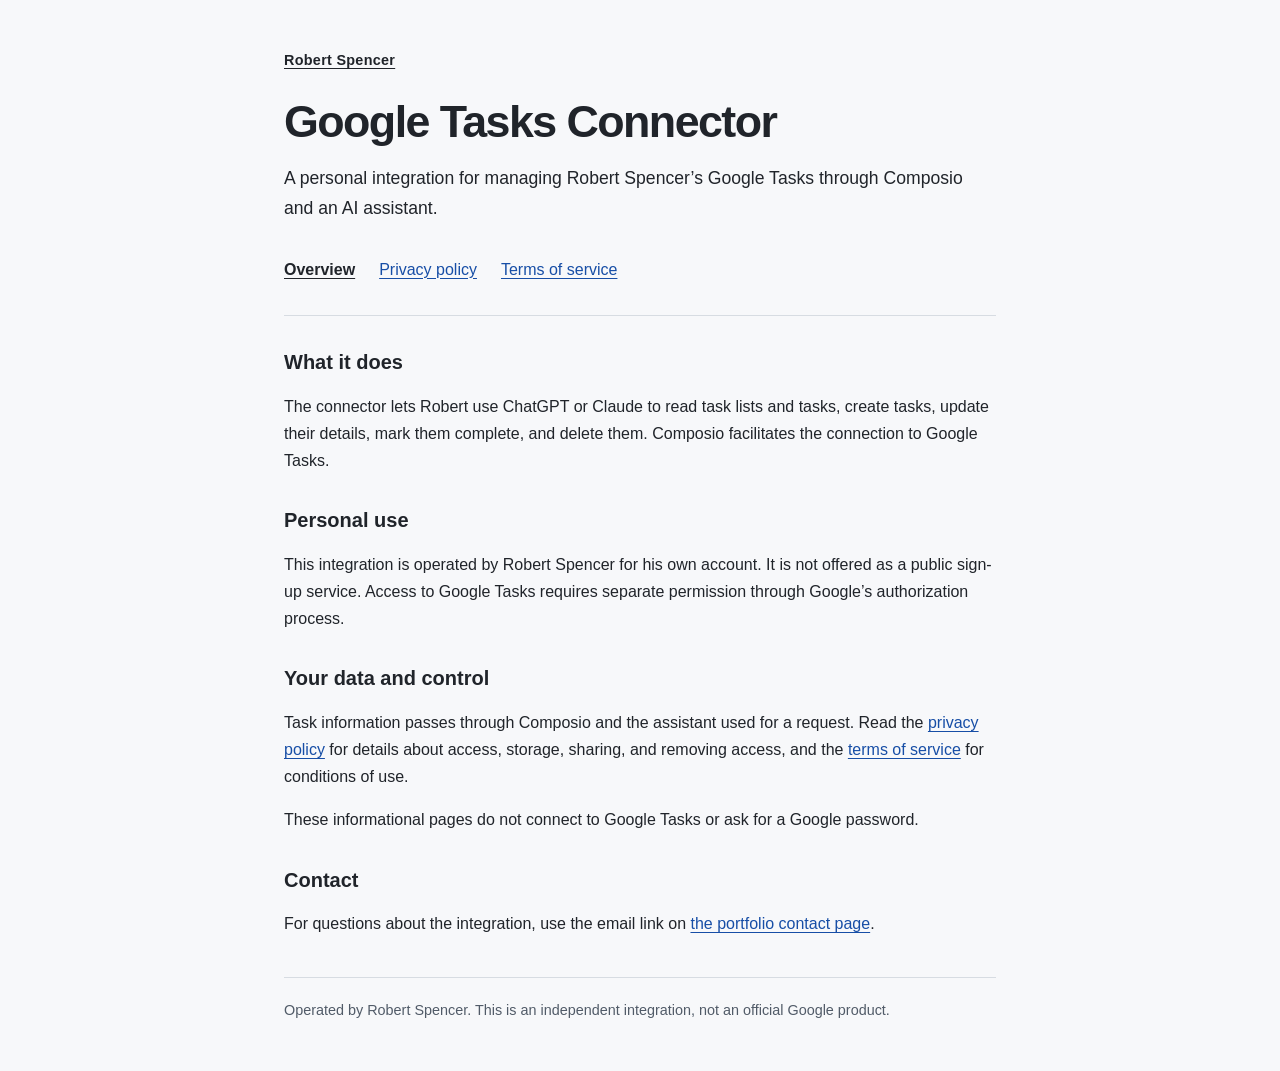
<file: google-tasks-connector/index.html>
<!doctype html>
<html lang="en">
<head>
  <meta charset="utf-8">
  <meta name="viewport" content="width=device-width, initial-scale=1">
  <meta name="robots" content="noindex, nofollow">
  <meta name="referrer" content="no-referrer">
  <meta http-equiv="Content-Security-Policy" content="default-src 'none'; style-src 'self'; base-uri 'none'; form-action 'none'">
  <title>Google Tasks Connector | Robert Spencer</title>
  <meta name="description" content="A personal Google Tasks integration operated by Robert Spencer, with privacy information and terms of use.">
  <link rel="canonical" href="https://robertjspencer.com/google-tasks-connector/">
  <link rel="stylesheet" href="connector.css">
</head>
<body>
  <a class="skip-link" href="#main">Skip to content</a>
  <div class="page">
    <header>
      <div class="identity"><a href="https://robertjspencer.com/">Robert Spencer</a></div>
      <h1>Google Tasks Connector</h1>
      <p class="lead">A personal integration for managing Robert Spencer’s Google Tasks through Composio and an AI assistant.</p>
      <nav aria-label="Connector pages">
        <a href="./" aria-current="page">Overview</a>
        <a href="privacy/">Privacy policy</a>
        <a href="terms/">Terms of service</a>
      </nav>
    </header>
    <main id="main">
      <h2>What it does</h2>
      <p>The connector lets Robert use ChatGPT or Claude to read task lists and tasks, create tasks, update their details, mark them complete, and delete them. Composio facilitates the connection to Google Tasks.</p>
      <h2>Personal use</h2>
      <p>This integration is operated by Robert Spencer for his own account. It is not offered as a public sign-up service. Access to Google Tasks requires separate permission through Google’s authorization process.</p>
      <h2>Your data and control</h2>
      <p>Task information passes through Composio and the assistant used for a request. Read the <a href="privacy/">privacy policy</a> for details about access, storage, sharing, and removing access, and the <a href="terms/">terms of service</a> for conditions of use.</p>
      <p>These informational pages do not connect to Google Tasks or ask for a Google password.</p>
      <h2>Contact</h2>
      <p>For questions about the integration, use the email link on <a href="https://robertjspencer.com/#contact">the portfolio contact page</a>.</p>
    </main>
    <footer>Operated by Robert Spencer. This is an independent integration, not an official Google product.</footer>
  </div>
</body>
</html>
</file>
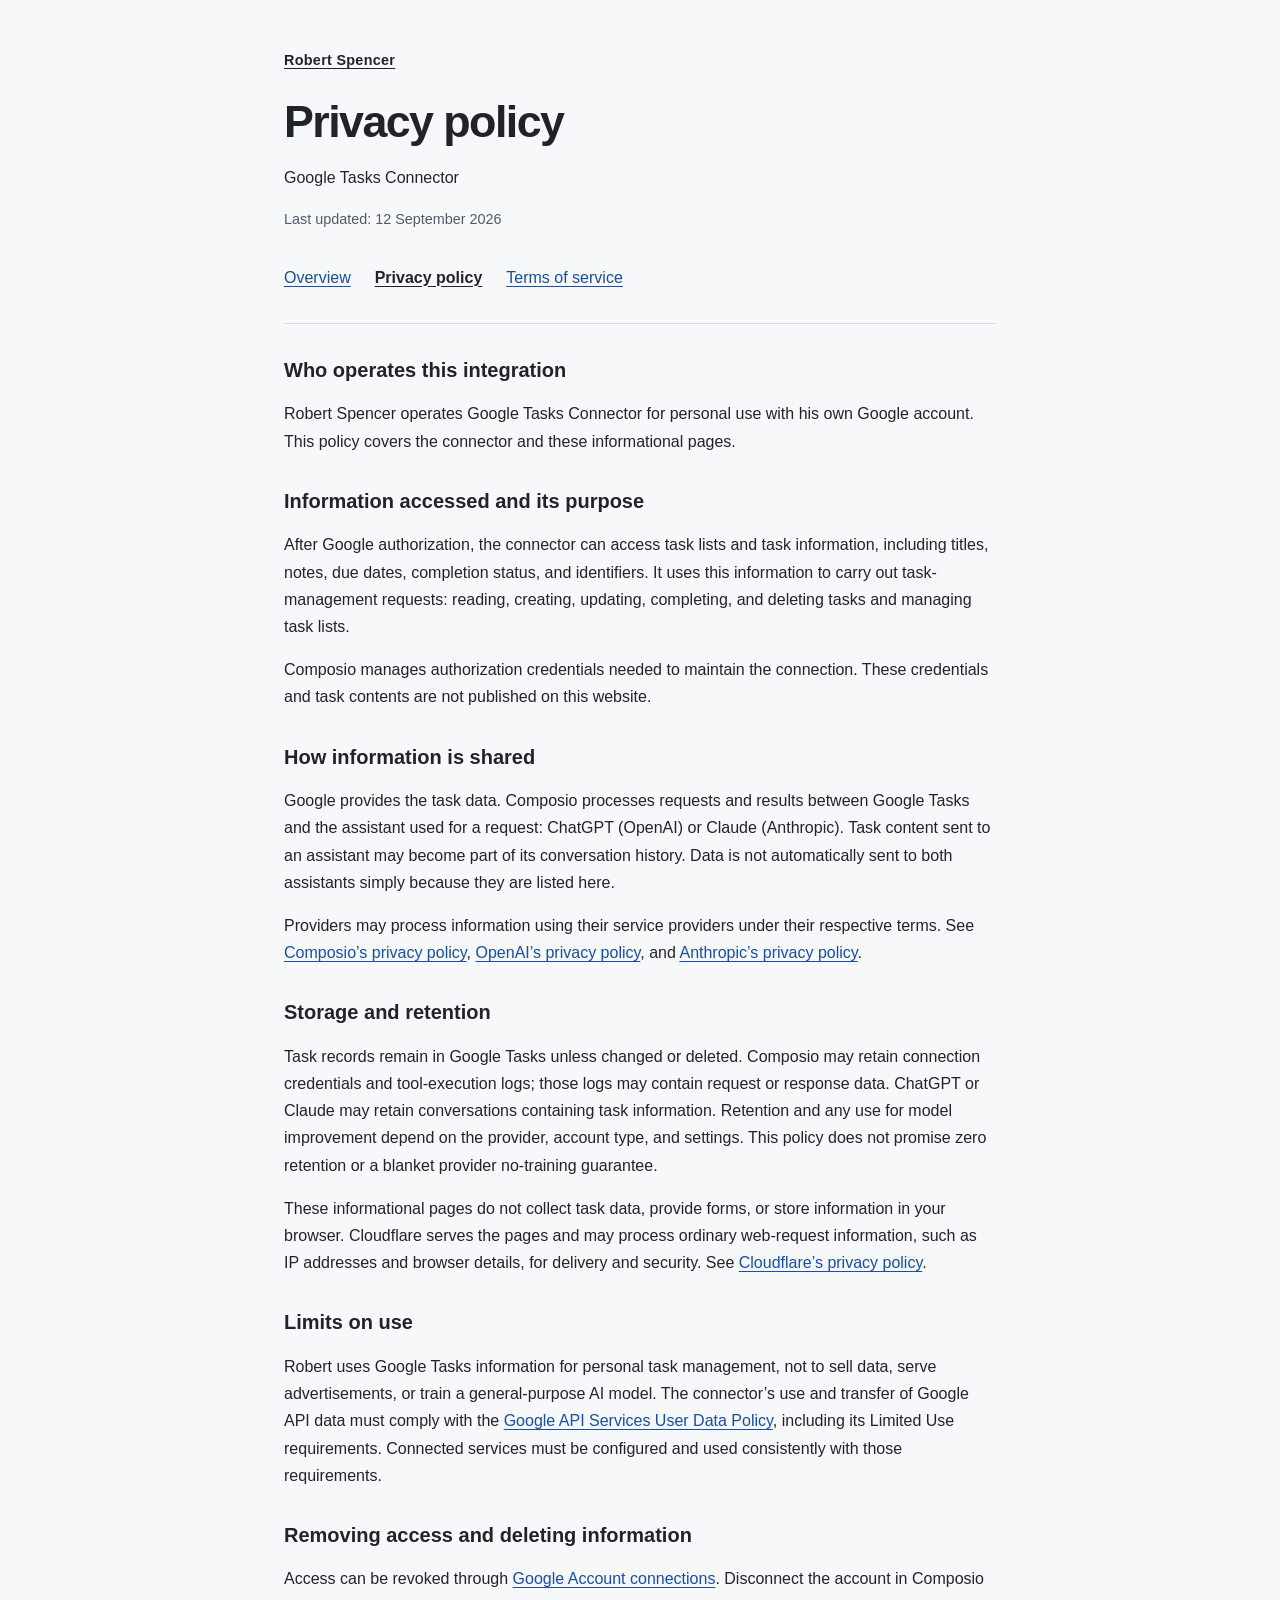
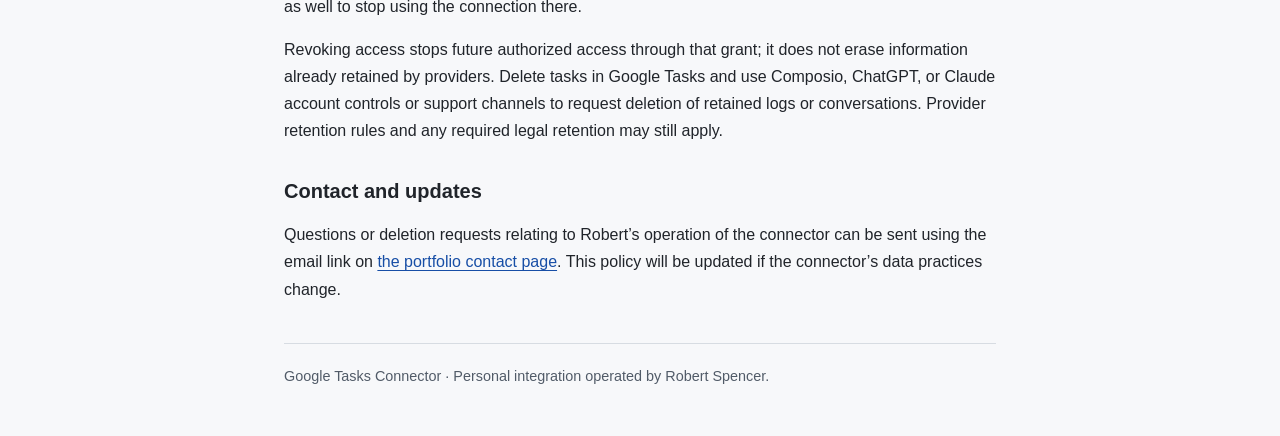
<file: google-tasks-connector/privacy/index.html>
<!doctype html>
<html lang="en">
<head>
  <meta charset="utf-8">
  <meta name="viewport" content="width=device-width, initial-scale=1">
  <meta name="robots" content="noindex, nofollow">
  <meta name="referrer" content="no-referrer">
  <meta http-equiv="Content-Security-Policy" content="default-src 'none'; style-src 'self'; base-uri 'none'; form-action 'none'">
  <title>Privacy Policy — Google Tasks Connector | Robert Spencer</title>
  <meta name="description" content="How Robert Spencer’s personal Google Tasks Connector accesses, uses, stores, and shares information.">
  <link rel="canonical" href="https://robertjspencer.com/google-tasks-connector/privacy/">
  <link rel="stylesheet" href="../connector.css">
</head>
<body>
  <a class="skip-link" href="#main">Skip to content</a>
  <div class="page">
    <header>
      <div class="identity"><a href="https://robertjspencer.com/">Robert Spencer</a></div>
      <h1>Privacy policy</h1>
      <p>Google Tasks Connector</p>
      <p class="muted">Last updated: 12 September 2026</p>
      <nav aria-label="Connector pages">
        <a href="../">Overview</a>
        <a href="./" aria-current="page">Privacy policy</a>
        <a href="../terms/">Terms of service</a>
      </nav>
    </header>
    <main id="main">
      <h2>Who operates this integration</h2>
      <p>Robert Spencer operates Google Tasks Connector for personal use with his own Google account. This policy covers the connector and these informational pages.</p>
      <h2>Information accessed and its purpose</h2>
      <p>After Google authorization, the connector can access task lists and task information, including titles, notes, due dates, completion status, and identifiers. It uses this information to carry out task-management requests: reading, creating, updating, completing, and deleting tasks and managing task lists.</p>
      <p>Composio manages authorization credentials needed to maintain the connection. These credentials and task contents are not published on this website.</p>
      <h2>How information is shared</h2>
      <p>Google provides the task data. Composio processes requests and results between Google Tasks and the assistant used for a request: ChatGPT (OpenAI) or Claude (Anthropic). Task content sent to an assistant may become part of its conversation history. Data is not automatically sent to both assistants simply because they are listed here.</p>
      <p>Providers may process information using their service providers under their respective terms. See <a href="https://composio.dev/privacy">Composio’s privacy policy</a>, <a href="https://openai.com/policies/privacy-policy/">OpenAI’s privacy policy</a>, and <a href="https://www.anthropic.com/legal/privacy">Anthropic’s privacy policy</a>.</p>
      <h2>Storage and retention</h2>
      <p>Task records remain in Google Tasks unless changed or deleted. Composio may retain connection credentials and tool-execution logs; those logs may contain request or response data. ChatGPT or Claude may retain conversations containing task information. Retention and any use for model improvement depend on the provider, account type, and settings. This policy does not promise zero retention or a blanket provider no-training guarantee.</p>
      <p>These informational pages do not collect task data, provide forms, or store information in your browser. Cloudflare serves the pages and may process ordinary web-request information, such as IP addresses and browser details, for delivery and security. See <a href="https://www.cloudflare.com/privacypolicy/">Cloudflare’s privacy policy</a>.</p>
      <h2>Limits on use</h2>
      <p>Robert uses Google Tasks information for personal task management, not to sell data, serve advertisements, or train a general-purpose AI model. The connector’s use and transfer of Google API data must comply with the <a href="https://developers.google.com/terms/api-services-user-data-policy">Google API Services User Data Policy</a>, including its Limited Use requirements. Connected services must be configured and used consistently with those requirements.</p>
      <h2>Removing access and deleting information</h2>
      <p>Access can be revoked through <a href="https://myaccount.google.com/connections">Google Account connections</a>. Disconnect the account in Composio as well to stop using the connection there.</p>
      <p>Revoking access stops future authorized access through that grant; it does not erase information already retained by providers. Delete tasks in Google Tasks and use Composio, ChatGPT, or Claude account controls or support channels to request deletion of retained logs or conversations. Provider retention rules and any required legal retention may still apply.</p>
      <h2>Contact and updates</h2>
      <p>Questions or deletion requests relating to Robert’s operation of the connector can be sent using the email link on <a href="https://robertjspencer.com/#contact">the portfolio contact page</a>. This policy will be updated if the connector’s data practices change.</p>
    </main>
    <footer>Google Tasks Connector · Personal integration operated by Robert Spencer.</footer>
  </div>
</body>
</html>
</file>
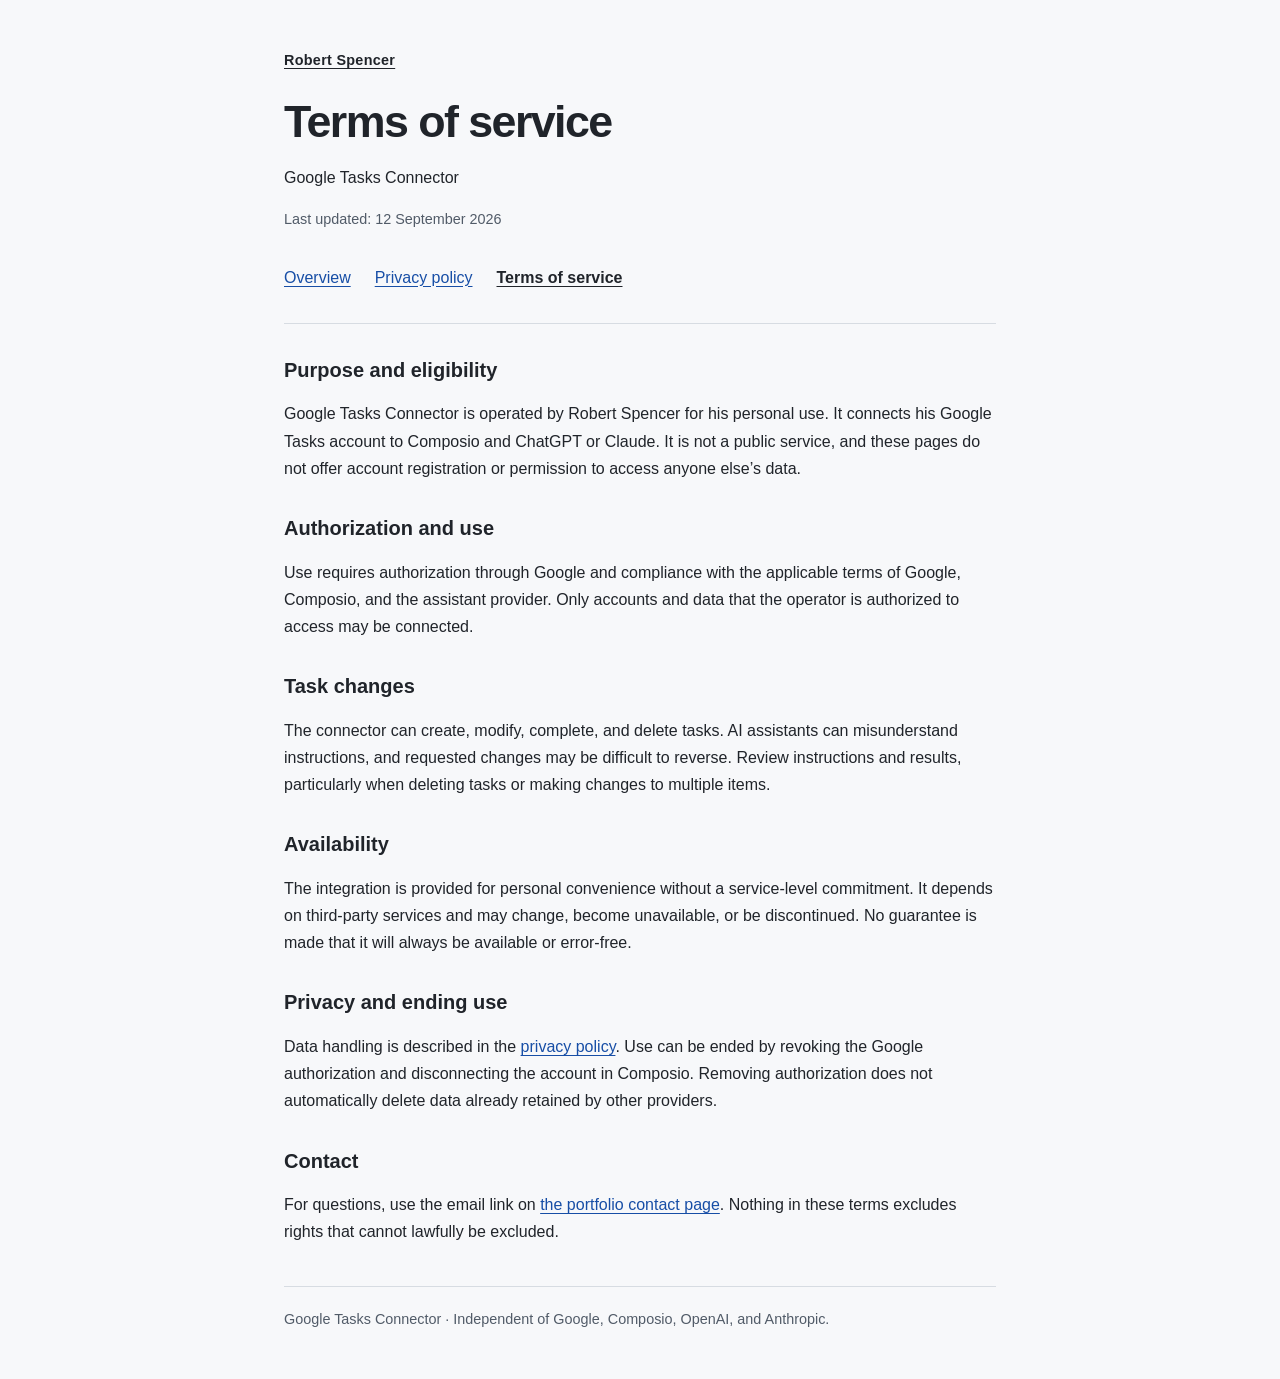
<file: google-tasks-connector/terms/index.html>
<!doctype html>
<html lang="en">
<head>
  <meta charset="utf-8">
  <meta name="viewport" content="width=device-width, initial-scale=1">
  <meta name="robots" content="noindex, nofollow">
  <meta name="referrer" content="no-referrer">
  <meta http-equiv="Content-Security-Policy" content="default-src 'none'; style-src 'self'; base-uri 'none'; form-action 'none'">
  <title>Terms of Service — Google Tasks Connector | Robert Spencer</title>
  <meta name="description" content="Terms for Robert Spencer’s personal Google Tasks Connector.">
  <link rel="canonical" href="https://robertjspencer.com/google-tasks-connector/terms/">
  <link rel="stylesheet" href="../connector.css">
</head>
<body>
  <a class="skip-link" href="#main">Skip to content</a>
  <div class="page">
    <header>
      <div class="identity"><a href="https://robertjspencer.com/">Robert Spencer</a></div>
      <h1>Terms of service</h1>
      <p>Google Tasks Connector</p>
      <p class="muted">Last updated: 12 September 2026</p>
      <nav aria-label="Connector pages">
        <a href="../">Overview</a>
        <a href="../privacy/">Privacy policy</a>
        <a href="./" aria-current="page">Terms of service</a>
      </nav>
    </header>
    <main id="main">
      <h2>Purpose and eligibility</h2>
      <p>Google Tasks Connector is operated by Robert Spencer for his personal use. It connects his Google Tasks account to Composio and ChatGPT or Claude. It is not a public service, and these pages do not offer account registration or permission to access anyone else’s data.</p>
      <h2>Authorization and use</h2>
      <p>Use requires authorization through Google and compliance with the applicable terms of Google, Composio, and the assistant provider. Only accounts and data that the operator is authorized to access may be connected.</p>
      <h2>Task changes</h2>
      <p>The connector can create, modify, complete, and delete tasks. AI assistants can misunderstand instructions, and requested changes may be difficult to reverse. Review instructions and results, particularly when deleting tasks or making changes to multiple items.</p>
      <h2>Availability</h2>
      <p>The integration is provided for personal convenience without a service-level commitment. It depends on third-party services and may change, become unavailable, or be discontinued. No guarantee is made that it will always be available or error-free.</p>
      <h2>Privacy and ending use</h2>
      <p>Data handling is described in the <a href="../privacy/">privacy policy</a>. Use can be ended by revoking the Google authorization and disconnecting the account in Composio. Removing authorization does not automatically delete data already retained by other providers.</p>
      <h2>Contact</h2>
      <p>For questions, use the email link on <a href="https://robertjspencer.com/#contact">the portfolio contact page</a>. Nothing in these terms excludes rights that cannot lawfully be excluded.</p>
    </main>
    <footer>Google Tasks Connector · Independent of Google, Composio, OpenAI, and Anthropic.</footer>
  </div>
</body>
</html>
</file>
<file: google-tasks-connector/connector.css>
:root { color-scheme: light dark; font-family: "Helvetica Neue", Helvetica, Arial, sans-serif; color: #20242a; background: #f7f8fa; line-height: 1.7; }
* { box-sizing: border-box; }
body { margin: 0; }
.page { max-width: 760px; margin: 0 auto; padding: 48px 24px; }
header { border-bottom: 1px solid #d7dce2; padding-bottom: 24px; margin-bottom: 32px; }
.identity { font-size: .9rem; font-weight: 650; letter-spacing: .02em; }
.identity a { color: inherit; }
h1 { font-size: clamp(2rem, 6vw, 2.8rem); line-height: 1.15; letter-spacing: -.035em; margin: 24px 0 16px; }
h2 { font-size: 1.25rem; line-height: 1.4; margin-top: 32px; }
p, ul { margin: 0 0 16px; }
li + li { margin-top: 8px; }
a { color: #174ea6; text-underline-offset: .2em; overflow-wrap: anywhere; }
a:hover { text-decoration-thickness: 2px; }
a:focus-visible { outline: 3px solid #174ea6; outline-offset: 5px; border-radius: 2px; }
.lead { font-size: 1.1rem; }
.muted, footer { color: #515b68; font-size: .9rem; }
nav { display: flex; flex-wrap: wrap; gap: 8px 24px; margin-top: 24px; }
nav a { padding: 8px 0; }
[aria-current="page"] { color: inherit; font-weight: 700; }
footer { margin-top: 40px; padding-top: 20px; border-top: 1px solid #d7dce2; }
.skip-link { position: absolute; left: 16px; top: -80px; padding: 8px 16px; background: #fff; }
.skip-link:focus { top: 12px; }
@media (max-width: 480px) { .page { padding: 32px 20px; } }
@media (prefers-color-scheme: dark) {
  :root { color: #e7ebf0; background: #11151b; }
  a { color: #a9ccff; }
  a:focus-visible { outline-color: #a9ccff; }
  .muted, footer { color: #adb7c4; }
  header, footer { border-color: #39414d; }
  .skip-link { background: #11151b; }
}
</file>
